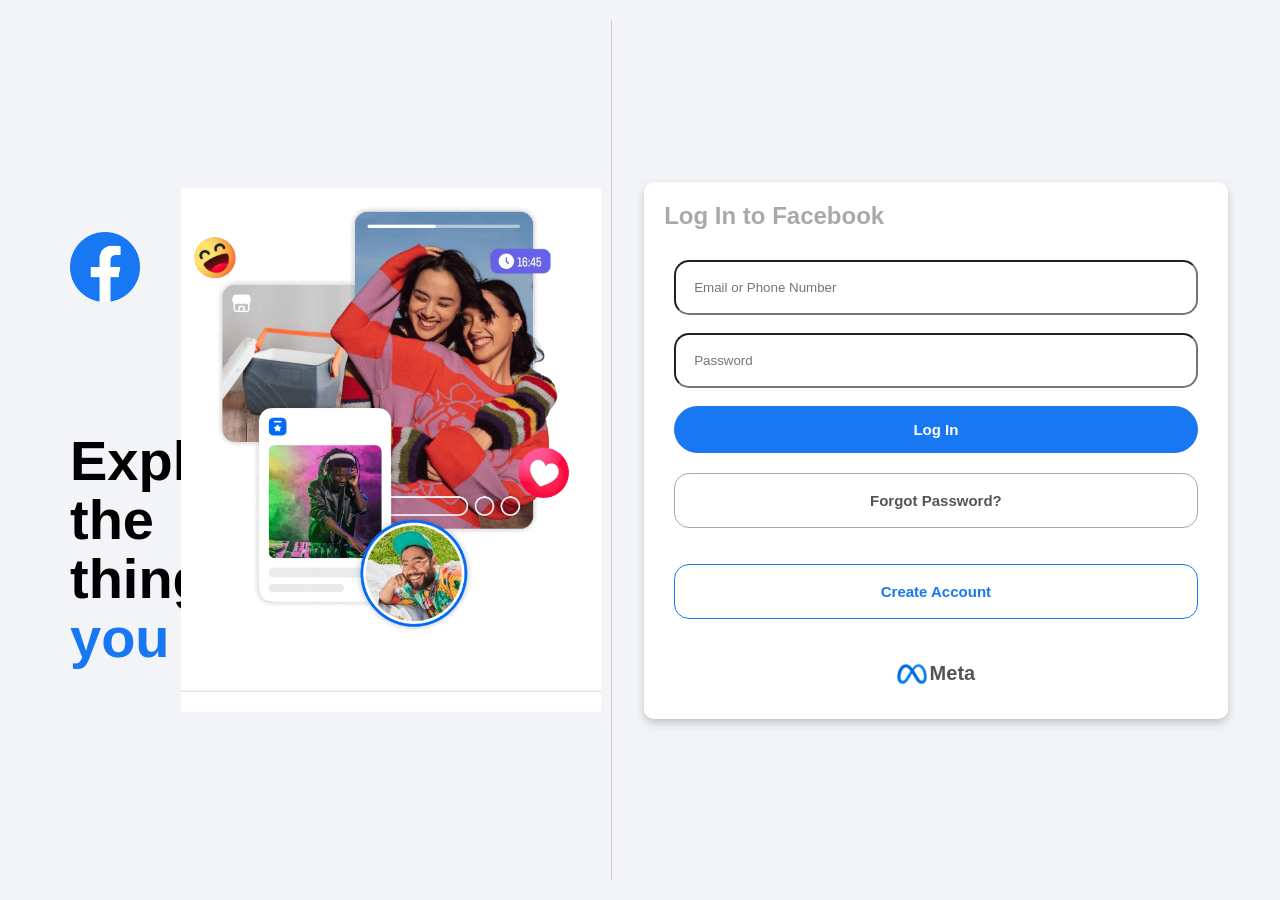
<file: facebook.html>
<html lang="en">

<head>
    <meta charset="UTF-8">
    <meta name="viewport" content="width=device-width, initial-scale=1.0">
    <title>Facebook</title>
    <link rel="stylesheet" href="style.css">
    <style>
        * {
            margin: 0;
            padding: 0;
            box-sizing: border-box;
            font-family: 'Gill Sans', 'Gill Sans MT', Calibri, 'Trebuchet MS', sans-serif;
        }

        .container {
            display: flex;
            justify-content: space-between;
            height: 100vh;
            padding: 20px;
        }

        body {
            height: 100vh;
            background-color: #f2f4f7;
        }

        .logo {
            width: 70px;

            margin-bottom: 30px;
        }

        .left {
            width: 50%;
            display: flex;
            flex-direction: column;
            justify-content: center;
            padding-left: 50px;
            position: relative;
            border-right: 1px solid #ccc;
        }

        .hero-image {
            position: absolute;
            top: 50%;
            right: 10px;
            transform: translateY(-50%);
            width: 420px;
        }

        .form {
            width: 300px;
            line-height: 1.5;
            display: flex;
            justify-content: center;
            border-radius: 10px;
            box-shadow: 0 4px 8px rgba(0, 0, 0, 0.2);
            background-color: skyblue;

        }

        .hero-image img {
            width: 100%;
            height: auto;
        }

        .headline {
            font-size: 56px;
            line-height: 1.05;
            font-weight: 600;
            max-width: 420px;
            margin-top: 100px;
        }

        .right {
            width: 55%;
            display: flex;
            justify-content: center;
            align-items: center;
        }

        .login-box {
            width: 600px;
            padding: 20px;
            border-radius: 10px;
            box-shadow: 0 4px 8px rgba(0, 0, 0, 0.2);
            background-color: white;
            max-width: 90%;
        }

        .login-title {
            font-size: 24px;
            margin-bottom: 20px;
            font-weight: 600;
            color: darkgrey
        }

        .input-box {
            width: 100%;
            padding: 18px;
            margin-bottom: 18px;
            border: 1px solid dark gray;
            border-radius: 15px;
        }

        .input-box:focus {
            border-color: #1877f2;

            border: 2px solid #1877f2;
        }

        .login-button {
            background-color: #1877f2;
            color: white;
            font-size: 15px;
            font-weight: 600;
            cursor: pointer;
            border: none;
            width: 100%;
            padding: 15px;
            border-radius: 30px;
        }

        .login-button:hover {
            background-color: #165cbd;
        }

        .forgot {
            width: 100%;
            margin-top: 20px;
            margin-bottom: 18px;
        }

        .forgot a {
            display: block;
            width: 100%;
            padding: 18px;
            border: 1px solid darkgray;
            border-radius: 15px;
            background-color: white;
            color: #555;
            text-decoration: none;
            font-size: 15px;
            font-weight: 600;
            text-align: center;
        }

        .forgot a:hover {
            background-color: #f0f2f7;
            color: #1877f2;
        }

        .create.account-button {
            margin-top: 18px;
            margin-bottom: 20px;
            width: 100%;
            padding: 18px;
            border: 1px solid #1877f2;
            border-radius: 15px;
            background-color: white;
            color: #1877f2;
            font-size: 15px;
            font-weight: 600;
            cursor: pointer;
            text-align: center;
        }

        .create.account-button:hover {
            background-color: #f0f4ff;
        }

        .meta {
            display: flex;
            justify-content: center;
            align-items: center;
            gap: 3px;
            margin-top: 20px;

        }

        .meta img {
            width: 30px;
            height: 30px;
        }

        .meta span {
            font-size: 20px;
            color: #555;
            font-weight: 600;
        }
    </style>
</head>

<body>
    <div class="container">
        <div class="left">
            <img src="facebook (1).png.png" alt="Facebook Logo" class="logo">
            <h1 class="headline">
                Explore<br>
                the<br>
                things<br>
                <span style="color: #1877f2;">you love</span><br>
            </h1>
            <div class="hero-image">
                <img src="facebook.png.png" alt="Hero Image">
            </div>
        </div>
        <div class="right">
            <div class="login-box">
                <h2 class="login-title">Log In to Facebook</h2>
                <form>
                    <input type="text" class="input-box" placeholder="Email or Phone Number">
                    <input type="password" class="input-box" placeholder="Password">
                    <button type="submit" class="login-button"
                        style="background-color: #1877f2; color: white; font-size: 15px; font-weight: 600px; cursor: pointer; border: none; width: 100%; padding: 15px; border-radius: 30px;">Log
                        In</button>
                    <div class="forgot">
                        <a href="#">Forgot Password?</a>
                    </div>
                    <button type="submit" class="create account-button">Create Account</button>
                    <div class="meta">
                        <img src="meta.png" alt="Meta Logo">
                        <span>Meta</span>
                    </div>
                </form>
            </div>
        </div>

    </div>
</body>

</html>
<!-it give white space inside the input box-!>
</file>
<file: style.css>
form {
    color: blueviolet;
    padding: 10px;
    font-family: 'Gill Sans', 'Gill Sans MT', Calibri, 'Trebuchet MS', sans-serif;
    font-size: 24px;
}

table {
    color: blue;
    font-family: 'Gill Sans', 'Gill Sans MT', Calibri, 'Trebuchet MS', sans-serif;
    background-image: url("");
}
</file>
